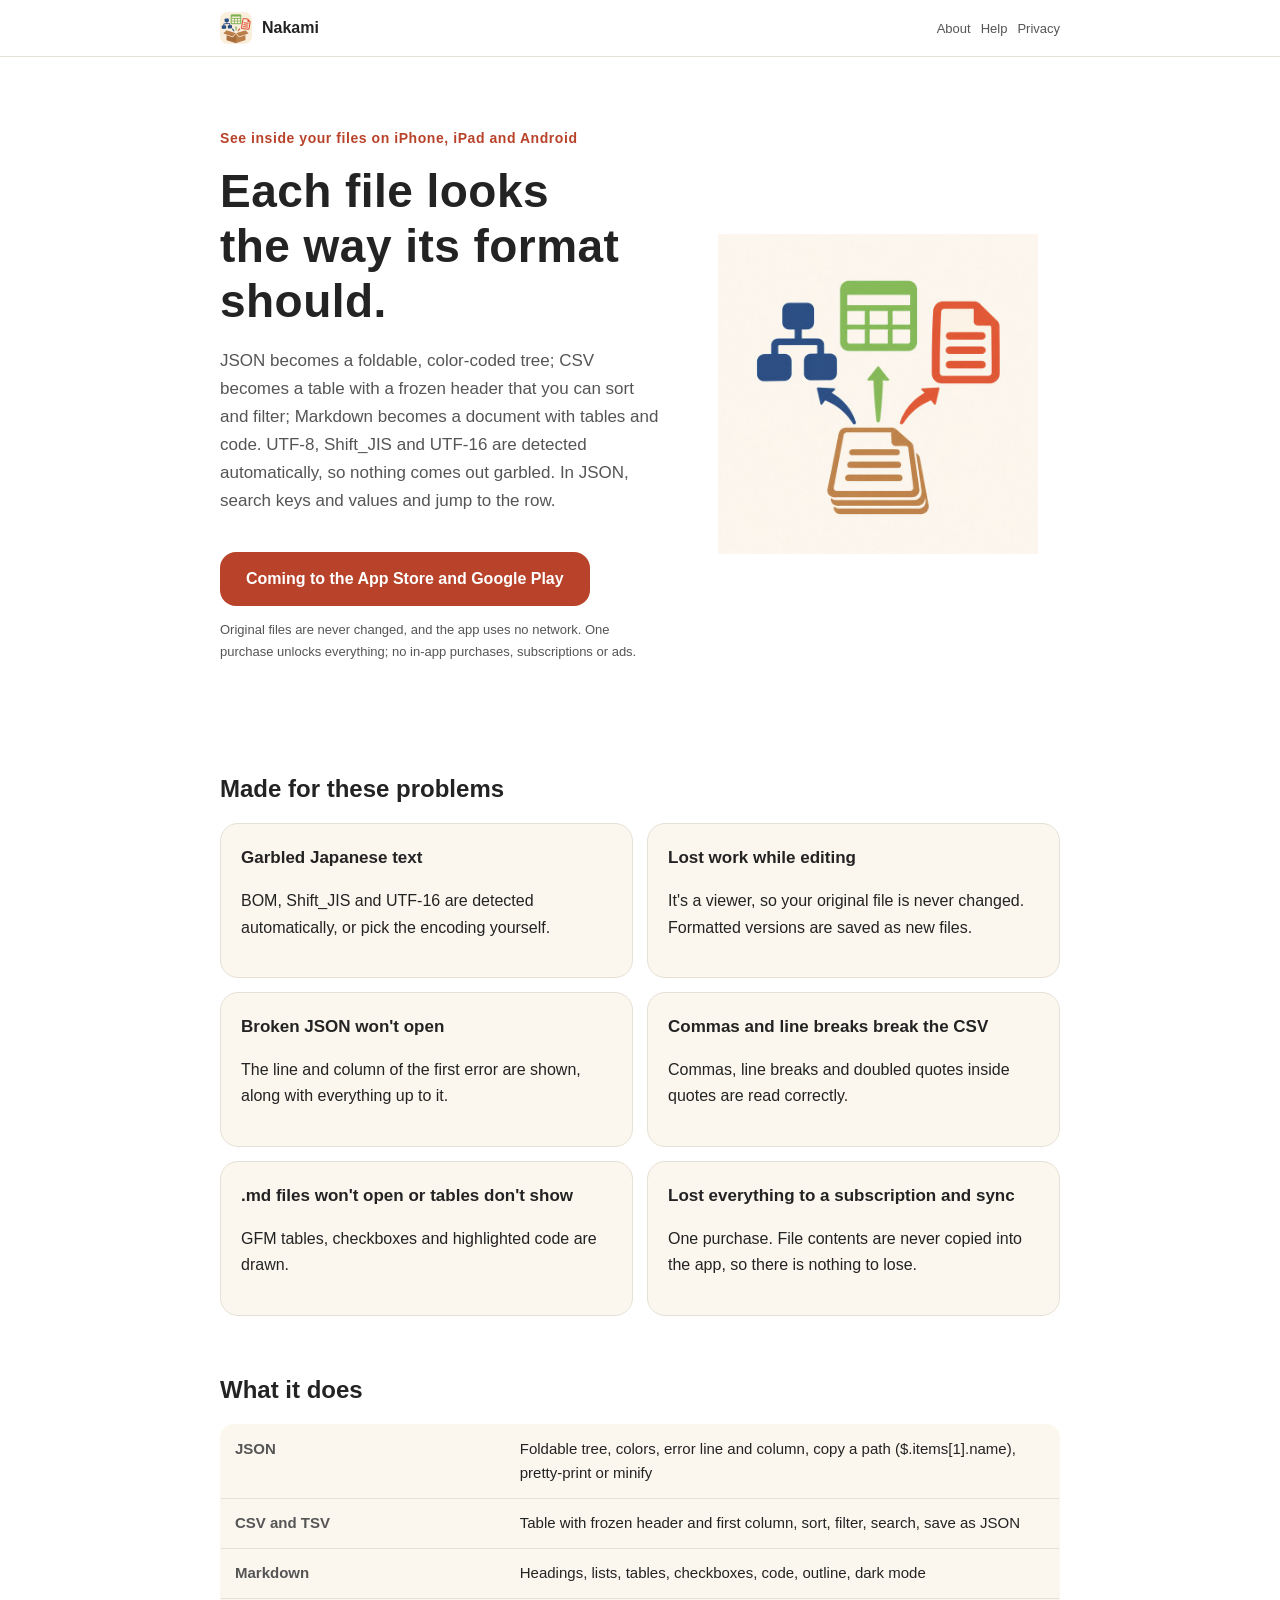
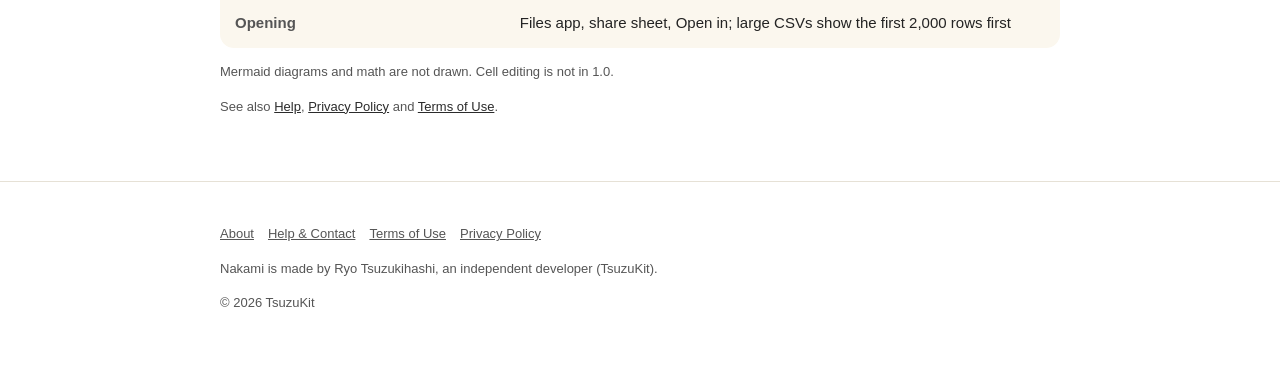
<file: index.html>
<!DOCTYPE html>
<html lang="ja" data-title-ja="なかみ｜JSON・CSV・Markdown ビューア" data-title-en="Nakami | JSON, CSV &amp; Markdown viewer">
<head>
<meta charset="UTF-8">
<meta name="viewport" content="width=device-width, initial-scale=1">
<script>(function(){var l=navigator.languages&&navigator.languages.length?navigator.languages:[navigator.language||"ja"],p="en";for(var i=0;i<l.length;i++){var c=String(l[i]).toLowerCase();if(c.indexOf("ja")===0){p="ja";break}if(c.indexOf("en")===0){p="en";break}}var d=document.documentElement;d.lang=p;var t=d.getAttribute("data-title-"+p);if(t){document.title=t}})();</script>
<title>なかみ｜JSON・CSV・Markdown ビューア</title>
<meta name="description" content="JSON は畳める木、CSV は並べ替えと絞り込みのできる表、Markdown は表まで描いた文書に。文字コードを自動で見分けて文字化けしない。買い切り・広告なし。 / JSON as a foldable tree, CSV as a sortable, filterable table, Markdown as a document with tables. Text encodings detected automatically. One purchase, no ads.">
<meta property="og:title" content="なかみ｜JSON・CSV・Markdown ビューア">
<meta property="og:description" content="JSON は畳める木、CSV は並べ替えと絞り込みのできる表、Markdown は表まで描いた文書に。文字コードを自動で見分けて文字化けしない。買い切り・広告なし。">
<meta property="og:type" content="website">
<meta property="og:url" content="https://nakami.tsuzukit.com/">
<meta property="og:image" content="https://nakami.tsuzukit.com/assets/og.jpg">
<link rel="icon" href="assets/icon.png">
<link rel="apple-touch-icon" href="assets/icon.png">
<link rel="stylesheet" href="style.css">
</head>
<body>
<div data-l="ja" lang="ja">
<header class="site"><div class="wrap">
<a class="brand" href="./"><img src="assets/icon.png" alt="" width="32" height="32">なかみ</a>
<nav class="site"><a href="./">紹介</a><a href="support.html">使い方</a><a href="privacy.html">プライバシー</a></nav>
</div></header>
<main class="wrap">
<section class="hero">
<div>
<p class="eyebrow">iPhone・iPad・Android のファイルの中身を見る道具</p>
<h1>開いたファイルの形で、<br>見え方が変わる。</h1>
<p class="lead">JSON は畳める木と色分けに、CSV は見出しを止めて並べ替えと絞り込みのできる表に、Markdown は表やコードまで描いた文書に。UTF-8・Shift_JIS・UTF-16 を自動で見分けるので、文字化けしません。JSON は鍵と値から探して、その行まで開けます。</p>
<a class="cta" href="#store" id="store">App Store・Google Play で配信予定</a>
<p class="note">元のファイルは書きかえません。通信もしません。買い切りで全部の機能が使え、アプリ内課金・サブスクリプション・広告はありません。</p>
</div>
<img src="assets/hero.jpg" alt="JSON の木と CSV の表と文書が並ぶイラスト" width="360">
</section>

<h2>こんな困りごとのために</h2>
<div class="grid two">
<div class="card"><h3>日本語が文字化けする</h3><p>BOM の有無・Shift_JIS・UTF-16 を自動で見分けます。手で選び直すこともできます。</p></div>
<div class="card"><h3>編集中に消えた</h3><p>読むための道具なので、元のファイルを書きかえません。整えた形は別のファイルとして保存します。</p></div>
<div class="card"><h3>壊れた JSON が開けない</h3><p>最初におかしい文字の行と列を出し、そこまでを見せます。</p></div>
<div class="card"><h3>CSV の中のカンマや改行で崩れる</h3><p>引用符の中のカンマ・改行・二重の引用符を正しく読みます。</p></div>
<div class="card"><h3>.md が開けない・表が出ない</h3><p>GFM の表・チェックボックス・コードの色分けまで描きます。</p></div>
<div class="card"><h3>サブスクと同期で全部消えた</h3><p>買い切り。ファイルの中身を写して持たないので、消えるものがありません。</p></div>
</div>

<h2>できること</h2>
<table>
<tr><th>JSON</th><td>畳める木・色分け・誤りの行と列・場所のコピー（$.items[1].name）・整える／縮める</td></tr>
<tr><th>CSV・TSV</th><td>見出しと左の列を止めた表・並べ替え・絞り込み・検索・JSON に変えて保存</td></tr>
<tr><th>Markdown</th><td>見出し・リスト・表・チェックボックス・コード・見出しの一覧・ダークモード</td></tr>
<tr><th>開き方</th><td>ファイル App・共有・このアプリで開く・大きい CSV は頭の 2,000 行から先に</td></tr>
</table>
<p class="note">Mermaid の図と数式は描きません。1.0 ではセルの編集はしません。</p>
<p class="note"><a href="support.html">使い方</a>・<a href="privacy.html">プライバシーポリシー</a>・<a href="terms.html">利用規約</a>もご覧ください。</p>
</main>
<footer class="site"><div class="wrap">
<p><a href="./">紹介</a><a href="support.html">使い方とお問い合わせ</a><a href="terms.html">利用規約</a><a href="privacy.html">プライバシーポリシー</a></p>
<p>なかみは、個人開発者の續橋涼（TsuzuKit）が作っているアプリです。</p>
<p>© 2026 TsuzuKit</p>
</div></footer>
</div>
<div data-l="en" lang="en">
<header class="site"><div class="wrap">
<a class="brand" href="./"><img src="assets/icon.png" alt="" width="32" height="32">Nakami</a>
<nav class="site"><a href="./">About</a><a href="support.html">Help</a><a href="privacy.html">Privacy</a></nav>
</div></header>
<main class="wrap">
<section class="hero">
<div>
<p class="eyebrow">See inside your files on iPhone, iPad and Android</p>
<h1>Each file looks<br>the way its format should.</h1>
<p class="lead">JSON becomes a foldable, color-coded tree; CSV becomes a table with a frozen header that you can sort and filter; Markdown becomes a document with tables and code. UTF-8, Shift_JIS and UTF-16 are detected automatically, so nothing comes out garbled. In JSON, search keys and values and jump to the row.</p>
<a class="cta" href="#store" id="store">Coming to the App Store and Google Play</a>
<p class="note">Original files are never changed, and the app uses no network. One purchase unlocks everything; no in-app purchases, subscriptions or ads.</p>
</div>
<img src="assets/hero.jpg" alt="Illustration of a JSON tree, a CSV table and a document side by side" width="360">
</section>

<h2>Made for these problems</h2>
<div class="grid two">
<div class="card"><h3>Garbled Japanese text</h3><p>BOM, Shift_JIS and UTF-16 are detected automatically, or pick the encoding yourself.</p></div>
<div class="card"><h3>Lost work while editing</h3><p>It's a viewer, so your original file is never changed. Formatted versions are saved as new files.</p></div>
<div class="card"><h3>Broken JSON won't open</h3><p>The line and column of the first error are shown, along with everything up to it.</p></div>
<div class="card"><h3>Commas and line breaks break the CSV</h3><p>Commas, line breaks and doubled quotes inside quotes are read correctly.</p></div>
<div class="card"><h3>.md files won't open or tables don't show</h3><p>GFM tables, checkboxes and highlighted code are drawn.</p></div>
<div class="card"><h3>Lost everything to a subscription and sync</h3><p>One purchase. File contents are never copied into the app, so there is nothing to lose.</p></div>
</div>

<h2>What it does</h2>
<table>
<tr><th>JSON</th><td>Foldable tree, colors, error line and column, copy a path ($.items[1].name), pretty-print or minify</td></tr>
<tr><th>CSV and TSV</th><td>Table with frozen header and first column, sort, filter, search, save as JSON</td></tr>
<tr><th>Markdown</th><td>Headings, lists, tables, checkboxes, code, outline, dark mode</td></tr>
<tr><th>Opening</th><td>Files app, share sheet, Open in; large CSVs show the first 2,000 rows first</td></tr>
</table>
<p class="note">Mermaid diagrams and math are not drawn. Cell editing is not in 1.0.</p>
<p class="note">See also <a href="support.html">Help</a>, <a href="privacy.html">Privacy Policy</a> and <a href="terms.html">Terms of Use</a>.</p>
</main>
<footer class="site"><div class="wrap">
<p><a href="./">About</a><a href="support.html">Help & Contact</a><a href="terms.html">Terms of Use</a><a href="privacy.html">Privacy Policy</a></p>
<p>Nakami is made by Ryo Tsuzukihashi, an independent developer (TsuzuKit).</p>
<p>© 2026 TsuzuKit</p>
</div></footer>
</div>
</body>
</html>
</file>
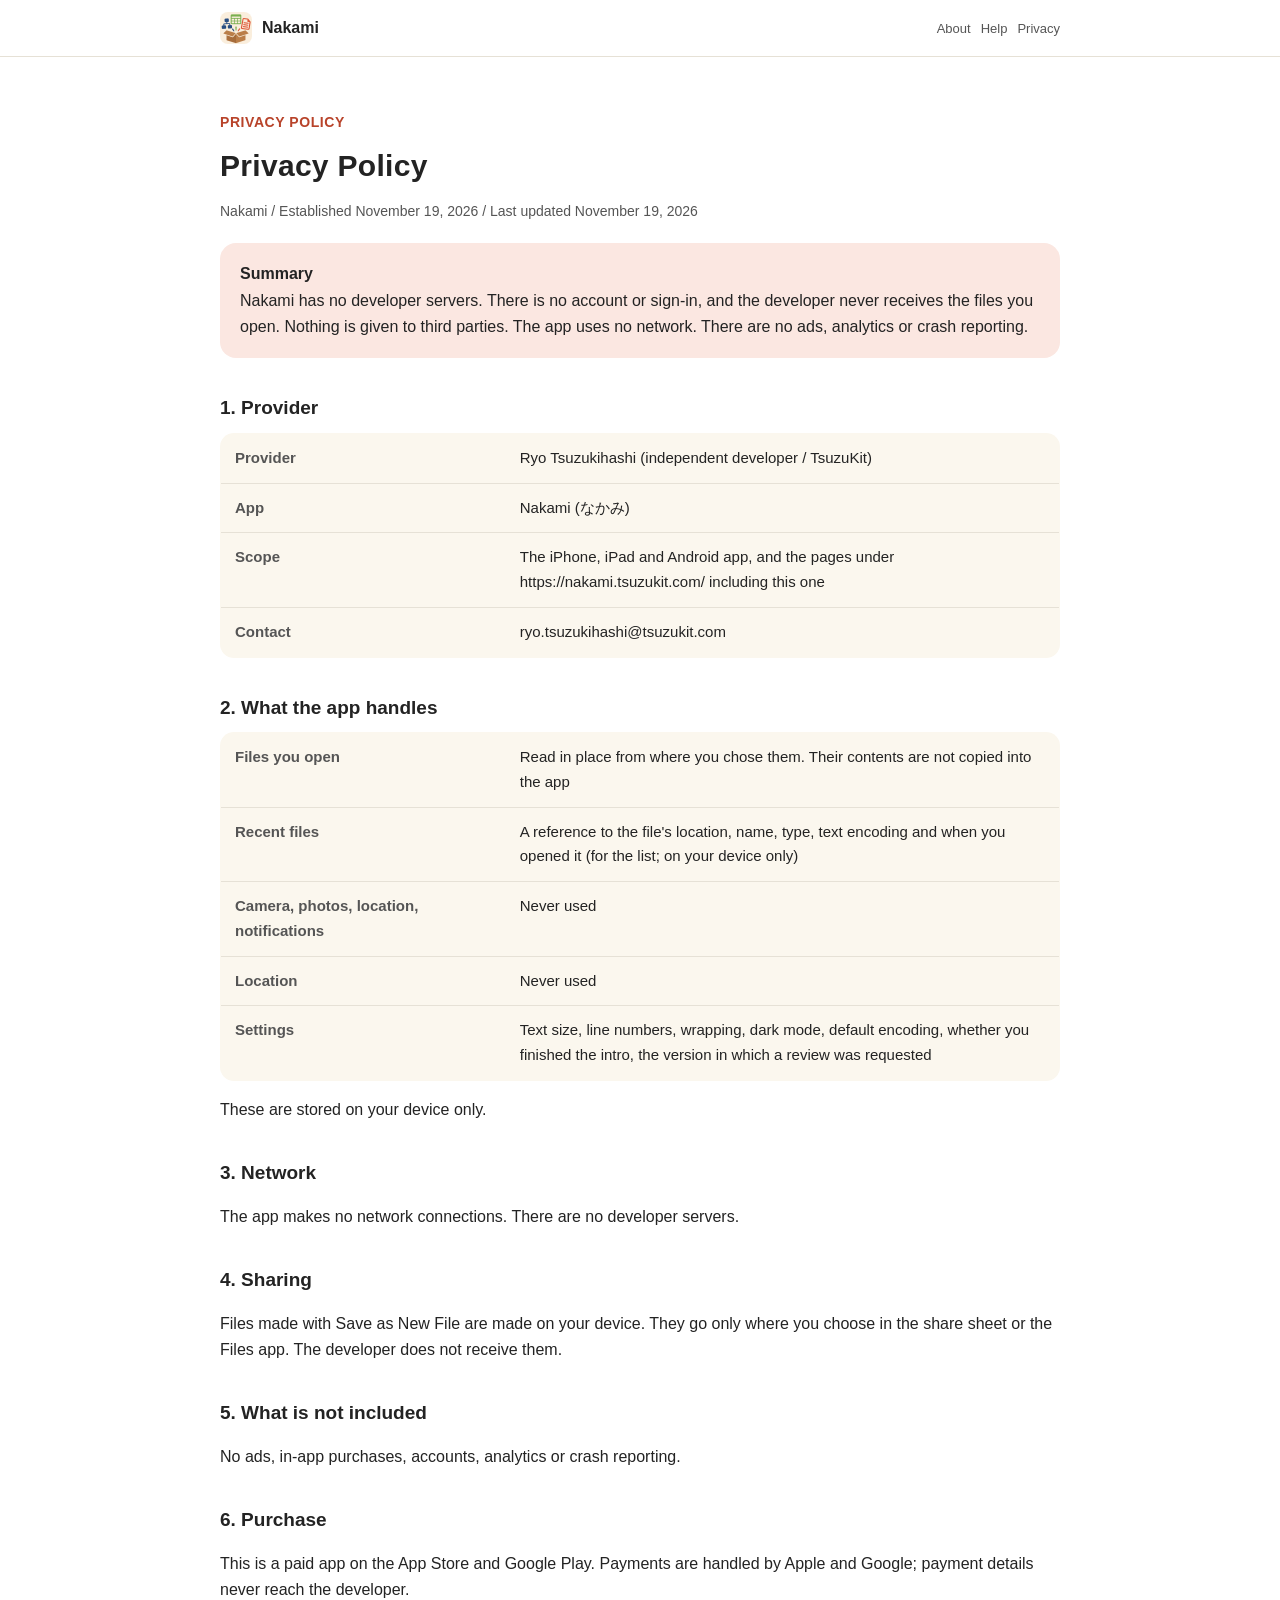
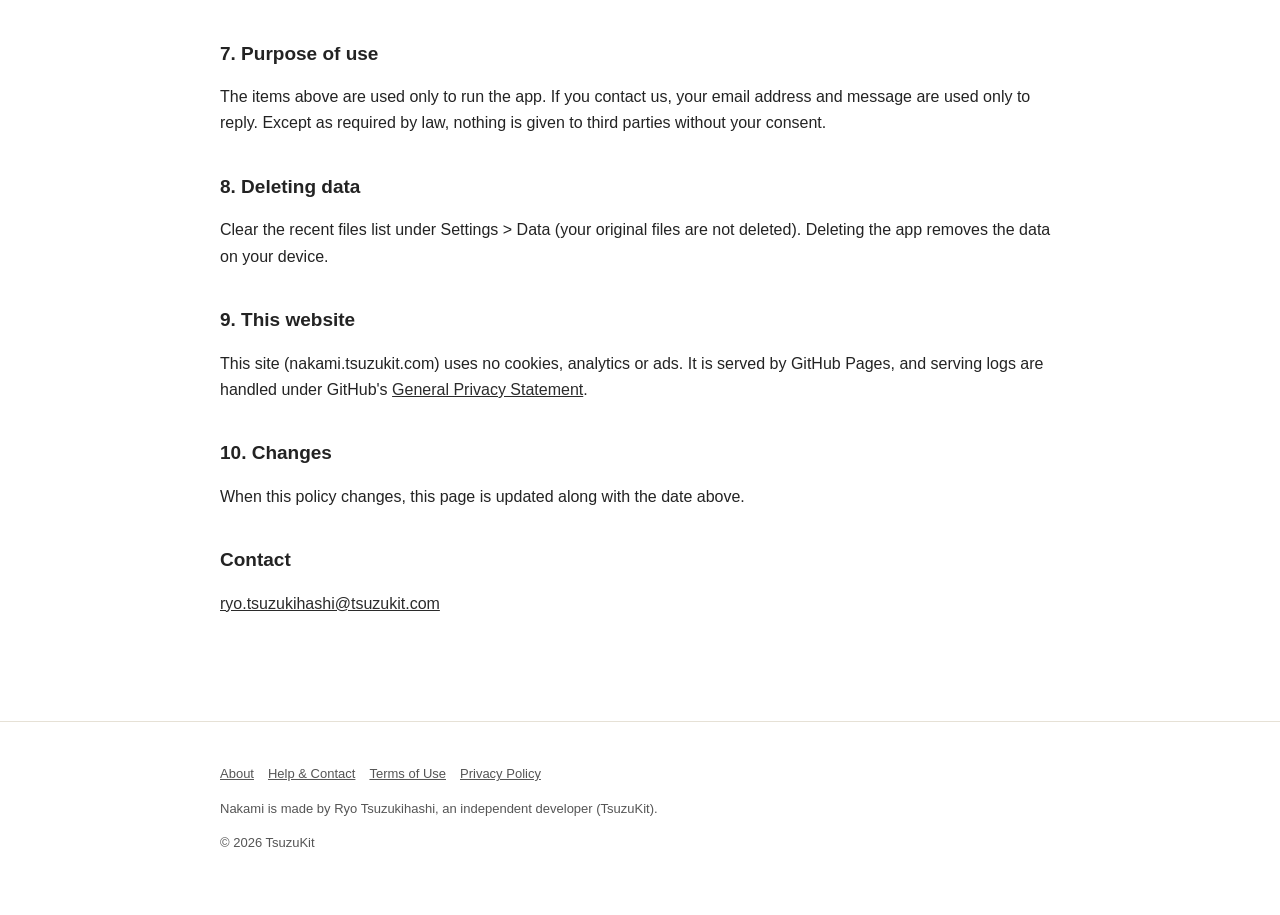
<file: privacy.html>
<!DOCTYPE html>
<html lang="ja" data-title-ja="プライバシーポリシー - なかみ" data-title-en="Privacy Policy - Nakami">
<head>
<meta charset="UTF-8">
<meta name="viewport" content="width=device-width, initial-scale=1">
<script>(function(){var l=navigator.languages&&navigator.languages.length?navigator.languages:[navigator.language||"ja"],p="en";for(var i=0;i<l.length;i++){var c=String(l[i]).toLowerCase();if(c.indexOf("ja")===0){p="ja";break}if(c.indexOf("en")===0){p="en";break}}var d=document.documentElement;d.lang=p;var t=d.getAttribute("data-title-"+p);if(t){document.title=t}})();</script>
<title>プライバシーポリシー - なかみ</title>
<meta name="description" content="なかみのプライバシーポリシー。開発者は個人情報を集めません。開いたファイルの中身はどこにも送りません。 / Privacy Policy for Nakami. The developer collects no personal information. The files you open are never sent anywhere.">
<meta property="og:title" content="プライバシーポリシー - なかみ">
<meta property="og:description" content="なかみのプライバシーポリシー。開発者は個人情報を集めません。開いたファイルの中身はどこにも送りません。">
<meta property="og:type" content="website">
<meta property="og:url" content="https://nakami.tsuzukit.com/privacy.html">
<meta property="og:image" content="https://nakami.tsuzukit.com/assets/og.jpg">
<link rel="icon" href="assets/icon.png">
<link rel="apple-touch-icon" href="assets/icon.png">
<link rel="stylesheet" href="style.css">
</head>
<body>
<div data-l="ja" lang="ja">
<header class="site"><div class="wrap">
<a class="brand" href="./"><img src="assets/icon.png" alt="" width="32" height="32">なかみ</a>
<nav class="site"><a href="./">紹介</a><a href="support.html">使い方</a><a href="privacy.html">プライバシー</a></nav>
</div></header>
<main class="wrap">
<article class="doc">
<p class="eyebrow">PRIVACY POLICY</p>
<h1>プライバシーポリシー</h1>
<p class="meta">なかみ／制定日 2026年11月19日／改定日 2026年11月19日</p>
<div class="summary"><strong>このポリシーの要旨</strong><br>なかみは、開発者のサーバーを持たないアプリです。アカウント登録やログインはなく、開発者があなたの開いたファイルを受け取ることはありません。第三者に渡すこともありません。通信はしません。広告、分析ツール、クラッシュを報告する仕組みは入れていません。</div>
<h2>1. 提供者</h2>
<table>
<tr><th>提供者</th><td>續橋涼（個人開発者 / TsuzuKit）</td></tr>
<tr><th>アプリ名</th><td>なかみ（英語名 Nakami）</td></tr>
<tr><th>対象</th><td>iPhone・iPad・Android 向けアプリと、このページを含む https://nakami.tsuzukit.com/ 配下のページ</td></tr>
<tr><th>連絡先</th><td>ryo.tsuzukihashi@tsuzukit.com</td></tr>
</table>
<h2>2. アプリが扱うもの</h2>
<table>
<tr><th>開いたファイル</th><td>あなたが選んだファイルを、その場所のまま読みます。中身を写してアプリにためることはしません</td></tr>
<tr><th>最近開いたファイル</th><td>ファイルの場所への参照・名前・形・文字コード・開いた日時（一覧を出すため。端末の中だけ）</td></tr>
<tr><th>カメラ・写真・位置・通知</th><td>使いません</td></tr>
<tr><th>位置</th><td>使いません</td></tr>
<tr><th>アプリの設定</th><td>字の大きさ・行番号・折り返し・ダークモード・既定の文字コード・案内を終えたかどうか・レビューのお願いを出した版</td></tr>
</table>
<p>これらは端末の中だけに保存します。</p>
<h2>3. 通信</h2>
<p>通信はしません。開発者のサーバーはありません。</p>
<h2>4. 書き出し</h2>
<p>「別のファイルとして保存」で作るファイルは端末の中で作ります。送り先は、あなたが共有の画面やファイル App で選んだ場所です。開発者には届きません。</p>
<h2>5. 入れていないもの</h2>
<p>広告・アプリ内課金・アカウント登録・分析ツール・クラッシュの報告は入れていません。</p>
<h2>6. 購入</h2>
<p>本アプリは App Store と Google Play の有料アプリです。お支払いは Apple・Google が処理し、支払いの情報は開発者には届きません。</p>
<h2>7. 情報を使う目的</h2>
<p>上のものは、アプリを動かすためだけに使います。お問い合わせをいただいたときは、メールアドレスと内容をお返事のためだけに使います。法令にもとづく場合を除き、本人の同意なく第三者に渡すことはありません。</p>
<h2>8. 消したいとき</h2>
<p>最近開いたファイルの一覧は、設定の「データ」から消せます（元のファイルは消えません）。アプリを消すと、端末の中のデータは消えます。</p>
<h2>9. このウェブサイトについて</h2>
<p>このサイト（nakami.tsuzukit.com）は、Cookie も、アクセスを計測する仕組みも、広告も使っていません。サイトは GitHub Pages で配信しており、配信の記録は GitHub の <a href="https://docs.github.com/ja/site-policy/privacy-policies/github-general-privacy-statement">プライバシーについての声明</a> に沿って扱われます。</p>
<h2>10. 改定</h2>
<p>このポリシーを変えるときは、このページを書きかえ、上の改定日を新しくします。</p>
<h2>お問い合わせ</h2>
<p><a href="mailto:ryo.tsuzukihashi@tsuzukit.com">ryo.tsuzukihashi@tsuzukit.com</a></p>
</article>
</main>
<footer class="site"><div class="wrap">
<p><a href="./">紹介</a><a href="support.html">使い方とお問い合わせ</a><a href="terms.html">利用規約</a><a href="privacy.html">プライバシーポリシー</a></p>
<p>なかみは、個人開発者の續橋涼（TsuzuKit）が作っているアプリです。</p>
<p>© 2026 TsuzuKit</p>
</div></footer>
</div>
<div data-l="en" lang="en">
<header class="site"><div class="wrap">
<a class="brand" href="./"><img src="assets/icon.png" alt="" width="32" height="32">Nakami</a>
<nav class="site"><a href="./">About</a><a href="support.html">Help</a><a href="privacy.html">Privacy</a></nav>
</div></header>
<main class="wrap">
<article class="doc">
<p class="eyebrow">PRIVACY POLICY</p>
<h1>Privacy Policy</h1>
<p class="meta">Nakami / Established November 19, 2026 / Last updated November 19, 2026</p>
<div class="summary"><strong>Summary</strong><br>Nakami has no developer servers. There is no account or sign-in, and the developer never receives the files you open. Nothing is given to third parties. The app uses no network. There are no ads, analytics or crash reporting.</div>
<h2>1. Provider</h2>
<table>
<tr><th>Provider</th><td>Ryo Tsuzukihashi (independent developer / TsuzuKit)</td></tr>
<tr><th>App</th><td>Nakami (なかみ)</td></tr>
<tr><th>Scope</th><td>The iPhone, iPad and Android app, and the pages under https://nakami.tsuzukit.com/ including this one</td></tr>
<tr><th>Contact</th><td>ryo.tsuzukihashi@tsuzukit.com</td></tr>
</table>
<h2>2. What the app handles</h2>
<table>
<tr><th>Files you open</th><td>Read in place from where you chose them. Their contents are not copied into the app</td></tr>
<tr><th>Recent files</th><td>A reference to the file's location, name, type, text encoding and when you opened it (for the list; on your device only)</td></tr>
<tr><th>Camera, photos, location, notifications</th><td>Never used</td></tr>
<tr><th>Location</th><td>Never used</td></tr>
<tr><th>Settings</th><td>Text size, line numbers, wrapping, dark mode, default encoding, whether you finished the intro, the version in which a review was requested</td></tr>
</table>
<p>These are stored on your device only.</p>
<h2>3. Network</h2>
<p>The app makes no network connections. There are no developer servers.</p>
<h2>4. Sharing</h2>
<p>Files made with Save as New File are made on your device. They go only where you choose in the share sheet or the Files app. The developer does not receive them.</p>
<h2>5. What is not included</h2>
<p>No ads, in-app purchases, accounts, analytics or crash reporting.</p>
<h2>6. Purchase</h2>
<p>This is a paid app on the App Store and Google Play. Payments are handled by Apple and Google; payment details never reach the developer.</p>
<h2>7. Purpose of use</h2>
<p>The items above are used only to run the app. If you contact us, your email address and message are used only to reply. Except as required by law, nothing is given to third parties without your consent.</p>
<h2>8. Deleting data</h2>
<p>Clear the recent files list under Settings > Data (your original files are not deleted). Deleting the app removes the data on your device.</p>
<h2>9. This website</h2>
<p>This site (nakami.tsuzukit.com) uses no cookies, analytics or ads. It is served by GitHub Pages, and serving logs are handled under GitHub's <a href="https://docs.github.com/en/site-policy/privacy-policies/github-general-privacy-statement">General Privacy Statement</a>.</p>
<h2>10. Changes</h2>
<p>When this policy changes, this page is updated along with the date above.</p>
<h2>Contact</h2>
<p><a href="mailto:ryo.tsuzukihashi@tsuzukit.com">ryo.tsuzukihashi@tsuzukit.com</a></p>
</article>
</main>
<footer class="site"><div class="wrap">
<p><a href="./">About</a><a href="support.html">Help & Contact</a><a href="terms.html">Terms of Use</a><a href="privacy.html">Privacy Policy</a></p>
<p>Nakami is made by Ryo Tsuzukihashi, an independent developer (TsuzuKit).</p>
<p>© 2026 TsuzuKit</p>
</div></footer>
</div>
</body>
</html>
</file>
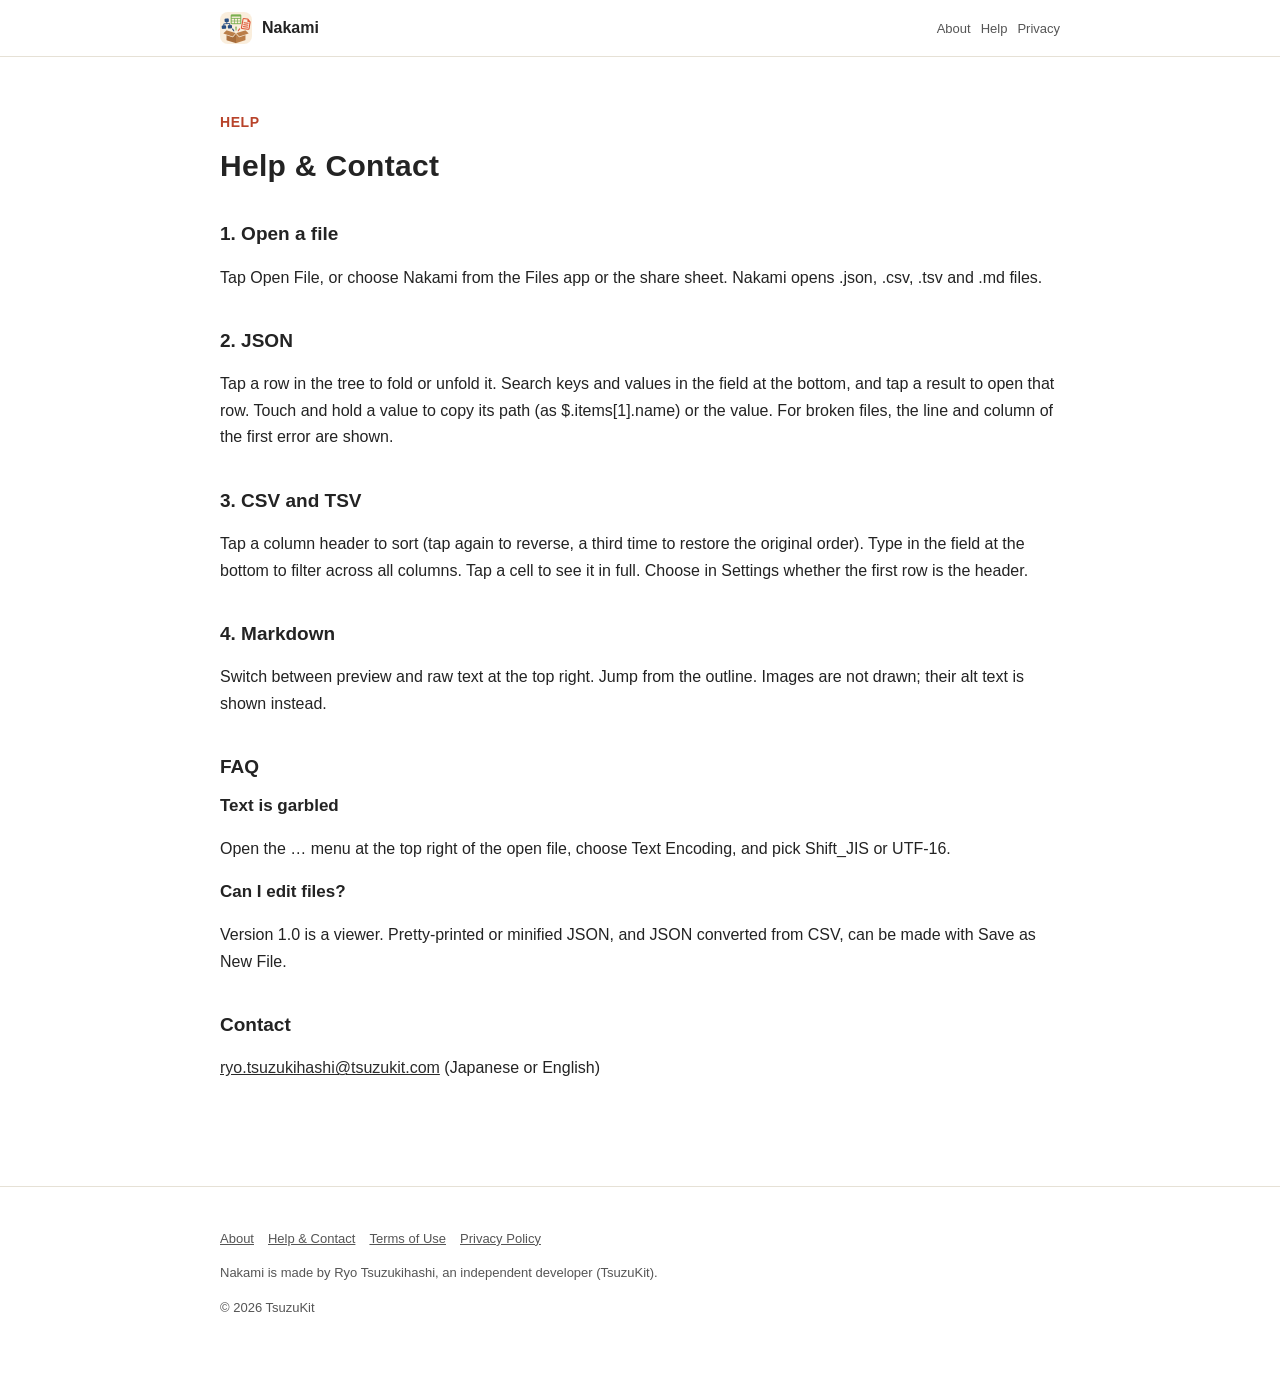
<file: support.html>
<!DOCTYPE html>
<html lang="ja" data-title-ja="使い方とお問い合わせ - なかみ" data-title-en="Help &amp; Contact - Nakami">
<head>
<meta charset="UTF-8">
<meta name="viewport" content="width=device-width, initial-scale=1">
<script>(function(){var l=navigator.languages&&navigator.languages.length?navigator.languages:[navigator.language||"ja"],p="en";for(var i=0;i<l.length;i++){var c=String(l[i]).toLowerCase();if(c.indexOf("ja")===0){p="ja";break}if(c.indexOf("en")===0){p="en";break}}var d=document.documentElement;d.lang=p;var t=d.getAttribute("data-title-"+p);if(t){document.title=t}})();</script>
<title>使い方とお問い合わせ - なかみ</title>
<meta name="description" content="なかみの使い方（ファイルの開き方・JSON・CSV・Markdown・文字コード）とよくあるご質問、お問い合わせ。 / How to use Nakami (opening files, JSON, CSV, Markdown, text encodings), FAQ and contact.">
<meta property="og:title" content="使い方とお問い合わせ - なかみ">
<meta property="og:description" content="なかみの使い方（ファイルの開き方・JSON・CSV・Markdown・文字コード）とよくあるご質問、お問い合わせ。">
<meta property="og:type" content="website">
<meta property="og:url" content="https://nakami.tsuzukit.com/support.html">
<meta property="og:image" content="https://nakami.tsuzukit.com/assets/og.jpg">
<link rel="icon" href="assets/icon.png">
<link rel="apple-touch-icon" href="assets/icon.png">
<link rel="stylesheet" href="style.css">
</head>
<body>
<div data-l="ja" lang="ja">
<header class="site"><div class="wrap">
<a class="brand" href="./"><img src="assets/icon.png" alt="" width="32" height="32">なかみ</a>
<nav class="site"><a href="./">紹介</a><a href="support.html">使い方</a><a href="privacy.html">プライバシー</a></nav>
</div></header>
<main class="wrap">
<article class="doc">
<p class="eyebrow">HELP</p>
<h1>使い方とお問い合わせ</h1>
<h2>1. ファイルを開く</h2>
<p>［ファイルを開く］で選ぶか、ファイル App や共有から「なかみ」を選びます。開けるのは .json・.csv・.tsv・.md です。</p>
<h2>2. JSON</h2>
<p>木の行を押すと畳んだり開いたりします。下の欄で鍵と値から探し、結果を押すとその行まで開きます。値を長押しすると、その場所（$.items[1].name の形）や値をコピーできます。壊れているときは、最初におかしい文字の行と列が出ます。</p>
<h2>3. CSV・TSV</h2>
<p>列の見出しを押すと並べ替え（もう一度押すと逆の順・3回目で元の順）。下の欄に字を入れると、全部の列から絞り込みます。セルを押すと全文が見られます。1行目を見出しにするかは設定で選べます。</p>
<h2>4. Markdown</h2>
<p>右上で下見と元の字を切りかえます。見出しの一覧から飛べます。画像は描かず、代わりの字を出します。</p>
<h2>よくあるご質問</h2>
<h3>文字化けします</h3>
<p>開いたファイルの右上の［…］の「文字コード」から、Shift_JIS や UTF-16 を選び直してください。</p>
<h3>ファイルを直せますか</h3>
<p>1.0 は読むための道具です。JSON の整え・縮め、CSV から JSON への変換は「別のファイルとして保存」で作れます。</p>
<h2>お問い合わせ</h2>
<p><a href="mailto:ryo.tsuzukihashi@tsuzukit.com">ryo.tsuzukihashi@tsuzukit.com</a>（日本語・英語）</p>
</article>
</main>
<footer class="site"><div class="wrap">
<p><a href="./">紹介</a><a href="support.html">使い方とお問い合わせ</a><a href="terms.html">利用規約</a><a href="privacy.html">プライバシーポリシー</a></p>
<p>なかみは、個人開発者の續橋涼（TsuzuKit）が作っているアプリです。</p>
<p>© 2026 TsuzuKit</p>
</div></footer>
</div>
<div data-l="en" lang="en">
<header class="site"><div class="wrap">
<a class="brand" href="./"><img src="assets/icon.png" alt="" width="32" height="32">Nakami</a>
<nav class="site"><a href="./">About</a><a href="support.html">Help</a><a href="privacy.html">Privacy</a></nav>
</div></header>
<main class="wrap">
<article class="doc">
<p class="eyebrow">HELP</p>
<h1>Help &amp; Contact</h1>
<h2>1. Open a file</h2>
<p>Tap Open File, or choose Nakami from the Files app or the share sheet. Nakami opens .json, .csv, .tsv and .md files.</p>
<h2>2. JSON</h2>
<p>Tap a row in the tree to fold or unfold it. Search keys and values in the field at the bottom, and tap a result to open that row. Touch and hold a value to copy its path (as $.items[1].name) or the value. For broken files, the line and column of the first error are shown.</p>
<h2>3. CSV and TSV</h2>
<p>Tap a column header to sort (tap again to reverse, a third time to restore the original order). Type in the field at the bottom to filter across all columns. Tap a cell to see it in full. Choose in Settings whether the first row is the header.</p>
<h2>4. Markdown</h2>
<p>Switch between preview and raw text at the top right. Jump from the outline. Images are not drawn; their alt text is shown instead.</p>
<h2>FAQ</h2>
<h3>Text is garbled</h3>
<p>Open the … menu at the top right of the open file, choose Text Encoding, and pick Shift_JIS or UTF-16.</p>
<h3>Can I edit files?</h3>
<p>Version 1.0 is a viewer. Pretty-printed or minified JSON, and JSON converted from CSV, can be made with Save as New File.</p>
<h2>Contact</h2>
<p><a href="mailto:ryo.tsuzukihashi@tsuzukit.com">ryo.tsuzukihashi@tsuzukit.com</a> (Japanese or English)</p>
</article>
</main>
<footer class="site"><div class="wrap">
<p><a href="./">About</a><a href="support.html">Help & Contact</a><a href="terms.html">Terms of Use</a><a href="privacy.html">Privacy Policy</a></p>
<p>Nakami is made by Ryo Tsuzukihashi, an independent developer (TsuzuKit).</p>
<p>© 2026 TsuzuKit</p>
</div></footer>
</div>
</body>
</html>
</file>
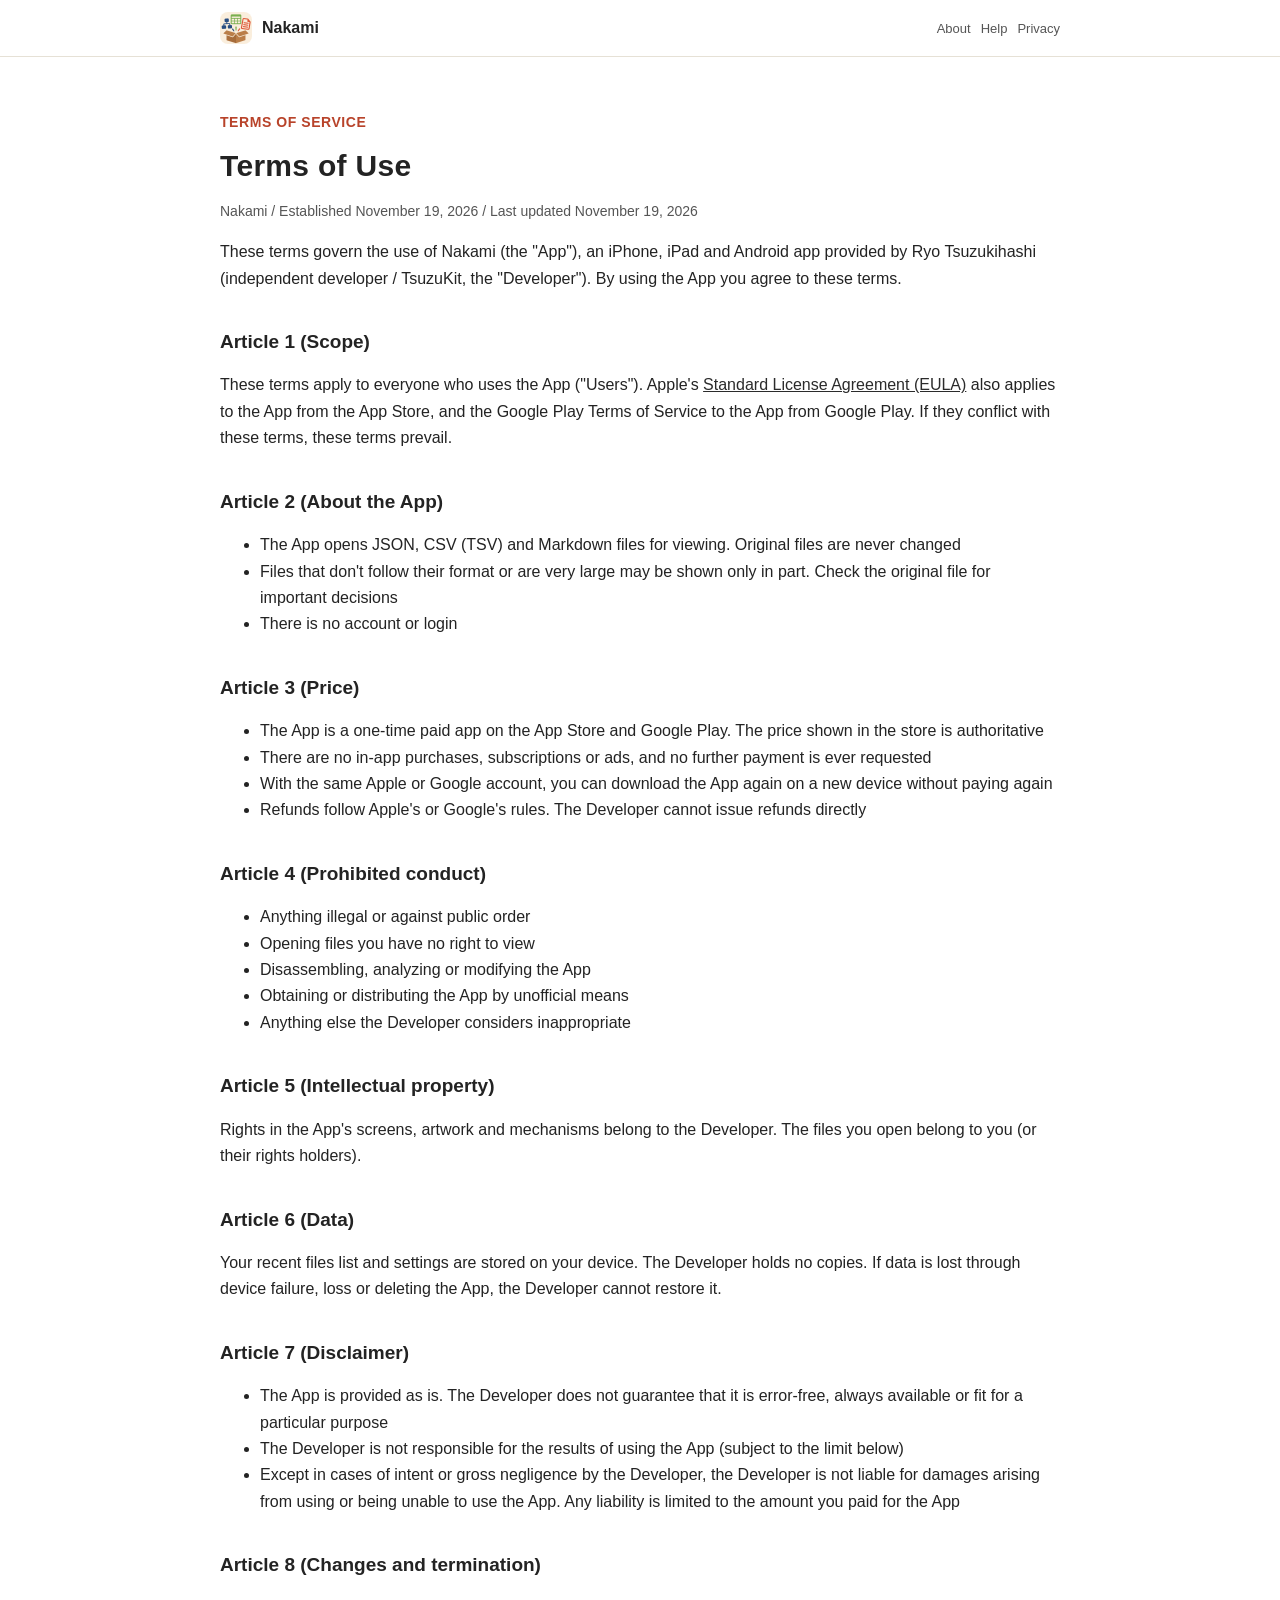
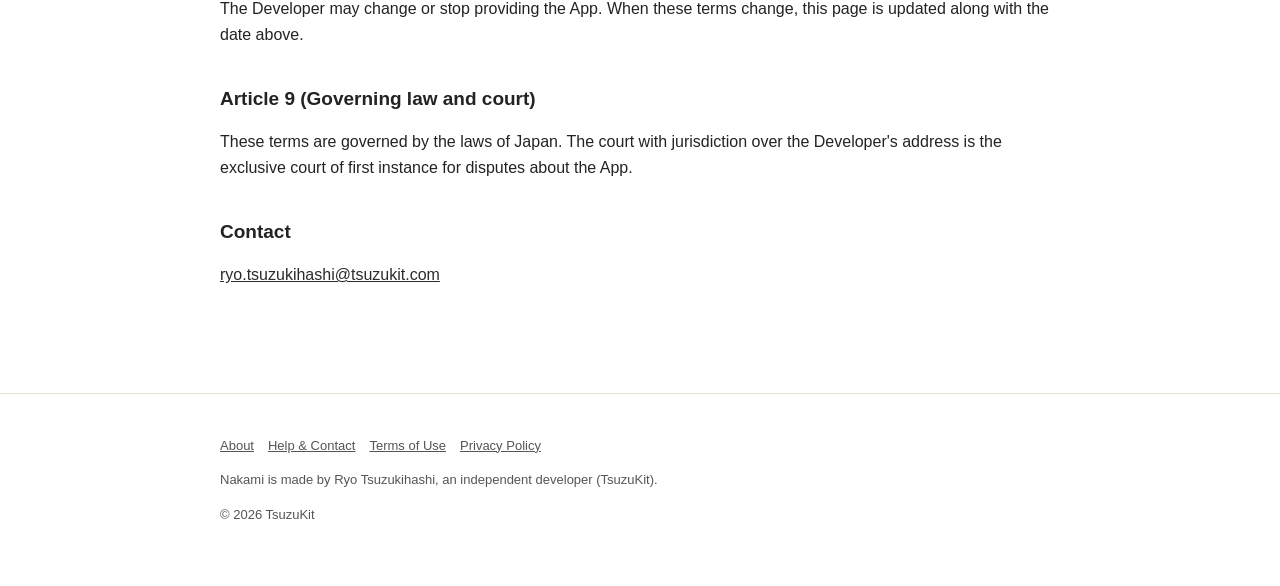
<file: terms.html>
<!DOCTYPE html>
<html lang="ja" data-title-ja="利用規約 - なかみ" data-title-en="Terms of Use - Nakami">
<head>
<meta charset="UTF-8">
<meta name="viewport" content="width=device-width, initial-scale=1">
<script>(function(){var l=navigator.languages&&navigator.languages.length?navigator.languages:[navigator.language||"ja"],p="en";for(var i=0;i<l.length;i++){var c=String(l[i]).toLowerCase();if(c.indexOf("ja")===0){p="ja";break}if(c.indexOf("en")===0){p="en";break}}var d=document.documentElement;d.lang=p;var t=d.getAttribute("data-title-"+p);if(t){document.title=t}})();</script>
<title>利用規約 - なかみ</title>
<meta name="description" content="なかみの利用規約。 / Terms of Use for Nakami.">
<meta property="og:title" content="利用規約 - なかみ">
<meta property="og:description" content="なかみの利用規約。">
<meta property="og:type" content="website">
<meta property="og:url" content="https://nakami.tsuzukit.com/terms.html">
<meta property="og:image" content="https://nakami.tsuzukit.com/assets/og.jpg">
<link rel="icon" href="assets/icon.png">
<link rel="apple-touch-icon" href="assets/icon.png">
<link rel="stylesheet" href="style.css">
</head>
<body>
<div data-l="ja" lang="ja">
<header class="site"><div class="wrap">
<a class="brand" href="./"><img src="assets/icon.png" alt="" width="32" height="32">なかみ</a>
<nav class="site"><a href="./">紹介</a><a href="support.html">使い方</a><a href="privacy.html">プライバシー</a></nav>
</div></header>
<main class="wrap">
<article class="doc">
<p class="eyebrow">TERMS OF SERVICE</p>
<h1>利用規約</h1>
<p class="meta">なかみ／制定日 2026年11月19日／改定日 2026年11月19日</p>
<p>この規約は、續橋涼（個人開発者 / TsuzuKit。以下「開発者」）が提供する iPhone・iPad・Android アプリ「なかみ」（以下「本アプリ」）を使うときの決まりです。本アプリを使った時点で、この規約に同意したものとします。</p>
<h2>第1条（適用）</h2>
<p>この規約は、本アプリを使うすべての方（以下「利用者」）に適用されます。App Store から入れた本アプリには、Apple が定める<a href="https://www.apple.com/legal/internet-services/itunes/dev/stdeula/">標準のライセンス契約（EULA）</a>も、Google Play から入れた本アプリには Google Play の利用規約も、あわせて適用されます。この規約とそれらが食い違うときは、この規約を優先します。</p>
<h2>第2条（本アプリについて）</h2>
<ul>
<li>本アプリは、JSON・CSV（TSV）・Markdown のファイルを開いて見るための道具です。元のファイルは書きかえません</li>
<li>ファイルの形が決まりから外れているときや、とても大きいときは、一部しか見せられないことがあります。大事な判断は元のファイルで確かめてください</li>
<li>アカウント登録やログインはありません</li>
</ul>
<h2>第3条（料金）</h2>
<ul>
<li>本アプリは、App Store・Google Play で購入する買い切りの有料アプリです。価格はストアに表示されるものが正です</li>
<li>アプリ内課金、サブスクリプション、広告はありません。購入したあとに追加の支払いを求めることはありません</li>
<li>同じ Apple アカウント・Google アカウントであれば、機種変更やアプリの入れ直しのときに、もう一度お支払いいただかずにダウンロードできます</li>
<li>返金は Apple・Google の規定に従います。開発者が直接返金することはできません</li>
</ul>
<h2>第4条（禁止事項）</h2>
<p>本アプリを使うとき、次のことをしてはいけません。</p>
<ul>
<li>法令や公序良俗に反すること</li>
<li>見る権利の無いファイルを開くこと</li>
<li>本アプリを分解・解析・改変すること</li>
<li>本アプリを正規の方法以外で入手したり、配ったりすること</li>
<li>そのほか、開発者が不適切と判断すること</li>
</ul>
<h2>第5条（知的財産）</h2>
<p>本アプリの画面・絵・仕組みについての権利は、開発者にあります。利用者が開いたファイルは、利用者（またはその権利を持つ人）のものです。</p>
<h2>第6条（データ）</h2>
<p>最近開いたファイルの一覧と設定は、利用者の端末に保存されます。開発者はそれを持っていません。端末の故障や紛失、アプリの削除などで消えても、開発者は元に戻すことができません。</p>
<h2>第7条（免責事項）</h2>
<ul>
<li>本アプリは、そのままの状態で提供します。開発者は、本アプリに誤りがないこと、いつでも使えること、特定の目的に合うことを保証しません</li>
<li>本アプリを使った結果について、開発者は責任を負いません（下の項の上限のとおり）</li>
<li>本アプリを使ったこと、または使えなかったことで利用者や周りの人に損害が生じても、開発者に故意または重大な過失がある場合を除き、開発者は責任を負いません。責任を負う場合も、利用者が本アプリに支払った金額を上限とします</li>
</ul>
<h2>第8条（変更と終了）</h2>
<p>開発者は、本アプリの内容を変えること、提供を終えることがあります。この規約を変えるときは、このページを書きかえ、上の改定日を新しくします。</p>
<h2>第9条（準拠法と裁判所）</h2>
<p>この規約は日本法に従います。本アプリについての争いは、開発者の住所地を管轄する裁判所を、第一審の専属的な合意管轄裁判所とします。</p>
<h2>お問い合わせ</h2>
<p><a href="mailto:ryo.tsuzukihashi@tsuzukit.com">ryo.tsuzukihashi@tsuzukit.com</a></p>
</article>
</main>
<footer class="site"><div class="wrap">
<p><a href="./">紹介</a><a href="support.html">使い方とお問い合わせ</a><a href="terms.html">利用規約</a><a href="privacy.html">プライバシーポリシー</a></p>
<p>なかみは、個人開発者の續橋涼（TsuzuKit）が作っているアプリです。</p>
<p>© 2026 TsuzuKit</p>
</div></footer>
</div>
<div data-l="en" lang="en">
<header class="site"><div class="wrap">
<a class="brand" href="./"><img src="assets/icon.png" alt="" width="32" height="32">Nakami</a>
<nav class="site"><a href="./">About</a><a href="support.html">Help</a><a href="privacy.html">Privacy</a></nav>
</div></header>
<main class="wrap">
<article class="doc">
<p class="eyebrow">TERMS OF SERVICE</p>
<h1>Terms of Use</h1>
<p class="meta">Nakami / Established November 19, 2026 / Last updated November 19, 2026</p>
<p>These terms govern the use of Nakami (the "App"), an iPhone, iPad and Android app provided by Ryo Tsuzukihashi (independent developer / TsuzuKit, the "Developer"). By using the App you agree to these terms.</p>
<h2>Article 1 (Scope)</h2>
<p>These terms apply to everyone who uses the App ("Users"). Apple's <a href="https://www.apple.com/legal/internet-services/itunes/dev/stdeula/">Standard License Agreement (EULA)</a> also applies to the App from the App Store, and the Google Play Terms of Service to the App from Google Play. If they conflict with these terms, these terms prevail.</p>
<h2>Article 2 (About the App)</h2>
<ul>
<li>The App opens JSON, CSV (TSV) and Markdown files for viewing. Original files are never changed</li>
<li>Files that don't follow their format or are very large may be shown only in part. Check the original file for important decisions</li>
<li>There is no account or login</li>
</ul>
<h2>Article 3 (Price)</h2>
<ul>
<li>The App is a one-time paid app on the App Store and Google Play. The price shown in the store is authoritative</li>
<li>There are no in-app purchases, subscriptions or ads, and no further payment is ever requested</li>
<li>With the same Apple or Google account, you can download the App again on a new device without paying again</li>
<li>Refunds follow Apple's or Google's rules. The Developer cannot issue refunds directly</li>
</ul>
<h2>Article 4 (Prohibited conduct)</h2>
<ul>
<li>Anything illegal or against public order</li>
<li>Opening files you have no right to view</li>
<li>Disassembling, analyzing or modifying the App</li>
<li>Obtaining or distributing the App by unofficial means</li>
<li>Anything else the Developer considers inappropriate</li>
</ul>
<h2>Article 5 (Intellectual property)</h2>
<p>Rights in the App's screens, artwork and mechanisms belong to the Developer. The files you open belong to you (or their rights holders).</p>
<h2>Article 6 (Data)</h2>
<p>Your recent files list and settings are stored on your device. The Developer holds no copies. If data is lost through device failure, loss or deleting the App, the Developer cannot restore it.</p>
<h2>Article 7 (Disclaimer)</h2>
<ul>
<li>The App is provided as is. The Developer does not guarantee that it is error-free, always available or fit for a particular purpose</li>
<li>The Developer is not responsible for the results of using the App (subject to the limit below)</li>
<li>Except in cases of intent or gross negligence by the Developer, the Developer is not liable for damages arising from using or being unable to use the App. Any liability is limited to the amount you paid for the App</li>
</ul>
<h2>Article 8 (Changes and termination)</h2>
<p>The Developer may change or stop providing the App. When these terms change, this page is updated along with the date above.</p>
<h2>Article 9 (Governing law and court)</h2>
<p>These terms are governed by the laws of Japan. The court with jurisdiction over the Developer's address is the exclusive court of first instance for disputes about the App.</p>
<h2>Contact</h2>
<p><a href="mailto:ryo.tsuzukihashi@tsuzukit.com">ryo.tsuzukihashi@tsuzukit.com</a></p>
</article>
</main>
<footer class="site"><div class="wrap">
<p><a href="./">About</a><a href="support.html">Help & Contact</a><a href="terms.html">Terms of Use</a><a href="privacy.html">Privacy Policy</a></p>
<p>Nakami is made by Ryo Tsuzukihashi, an independent developer (TsuzuKit).</p>
<p>© 2026 TsuzuKit</p>
</div></footer>
</div>
</body>
</html>
</file>
<file: style.css>
/* なかみ — 白い地・墨の文字・朱の差し色（白の上で 4.5:1 以上） */
:root {
  --paper: #ffffff; --card: #fbf7ee; --ink: #232323; --sub: #555555; --line: #e6e1d6;
  --vermilion: #b8432a; --vermilion-soft: #fbe7e1; --navy: #2b2b2b; --correct: #3f7a33;
}
@media (prefers-color-scheme: dark) {
  :root { --paper: #121418; --card: #1b1e24; --ink: #eef0f4; --sub: #b4b9c4; --line: #2a2f38;
    --vermilion: #ffd45c; --vermilion-soft: #2a2618; --navy: #ffd45c; --correct: #9fd08c; }
}
* { box-sizing: border-box; }
html { -webkit-text-size-adjust: 100%; }
body { margin: 0; background: var(--paper); color: var(--ink); line-height: 1.8;
  font-family: -apple-system, BlinkMacSystemFont, "Hiragino Sans", "Hiragino Kaku Gothic ProN", "Noto Sans JP", sans-serif; }
a { color: var(--navy); }
.wrap { max-width: 880px; margin: 0 auto; padding: 0 20px; }
header.site { border-bottom: 1px solid var(--line); background: var(--paper); position: sticky; top: 0; z-index: 5; }
header.site .wrap { display: flex; align-items: center; gap: 16px; min-height: 56px; }
.brand { display: flex; align-items: center; gap: 10px; font-weight: 800; text-decoration: none; color: var(--ink); margin-right: auto; }
.brand img { width: 32px; height: 32px; border-radius: 8px; }
nav.site a { font-size: 14px; text-decoration: none; color: var(--sub); margin-left: 14px; white-space: nowrap; }
nav.site a:hover { color: var(--ink); }
.hero { padding: 56px 0 40px; display: grid; gap: 32px; align-items: center; }
@media (min-width: 760px) { .hero { grid-template-columns: 1.1fr 0.9fr; } }
.eyebrow { color: var(--vermilion); font-weight: 700; font-size: 14px; letter-spacing: 0.04em; }
h1 { font-size: clamp(30px, 6vw, 46px); line-height: 1.35; margin: 8px 0 16px; letter-spacing: 0.01em; }
h2 { font-size: 24px; margin: 56px 0 16px; line-height: 1.5; }
h3 { font-size: 17px; margin: 0 0 6px; }
.lead { font-size: 17px; color: var(--sub); }
.cta { display: inline-block; margin-top: 20px; background: var(--vermilion); color: #ffffff; font-weight: 700; text-decoration: none;
  padding: 14px 26px; border-radius: 16px; }
.note { font-size: 13px; color: var(--sub); }
.hero img { width: 100%; max-width: 320px; height: auto; justify-self: center; }
.grid { display: grid; gap: 14px; }
@media (min-width: 700px) { .grid.two { grid-template-columns: 1fr 1fr; } .grid.three { grid-template-columns: repeat(3, 1fr); } }
.card { background: var(--card); border: 1px solid var(--line); border-radius: 18px; padding: 20px; }
.card.em { background: var(--vermilion-soft); border-color: transparent; }
.steps { counter-reset: step; }
.steps .card { position: relative; padding-left: 62px; }
.steps .card::before { counter-increment: step; content: counter(step); position: absolute; left: 18px; top: 18px; width: 32px; height: 32px;
  border-radius: 50%; border: 2.5px solid var(--vermilion); color: var(--vermilion); font-weight: 800; display: grid; place-items: center; }
table { width: 100%; border-collapse: collapse; background: var(--card); border: 1px solid var(--line); border-radius: 14px; overflow: hidden; }
th, td { text-align: left; padding: 12px 14px; border-bottom: 1px solid var(--line); vertical-align: top; font-size: 15px; }
th { width: 34%; color: var(--sub); font-weight: 600; }
tr:last-child th, tr:last-child td { border-bottom: none; }
.doc { padding: 40px 0 24px; }
.doc h1 { font-size: 30px; }
.doc h2 { font-size: 19px; margin: 36px 0 10px; }
.doc .meta { color: var(--sub); font-size: 14px; }
.doc .summary { background: var(--vermilion-soft); border-radius: 16px; padding: 18px 20px; margin: 20px 0; }
details { background: var(--card); border: 1px solid var(--line); border-radius: 14px; padding: 14px 18px; }
details + details { margin-top: 10px; }
summary { font-weight: 700; cursor: pointer; }
footer.site { border-top: 1px solid var(--line); margin-top: 64px; padding: 28px 0 48px; color: var(--sub); font-size: 13px; }
footer.site a { color: var(--sub); margin-right: 14px; }
.qid { font-family: ui-monospace, SFMono-Regular, Menlo, monospace; background: var(--card); border: 1px solid var(--line);
  border-radius: 8px; padding: 2px 8px; }
/* 端末の言語に合うほうだけ見せる（build.py が両方を1ページに入れる） */
html[lang="ja"] [data-l="en"], html[lang="en"] [data-l="ja"] { display: none; }
[lang="en"] { line-height: 1.65; }
[lang="en"] h1 { line-height: 1.2; }
[lang="en"] nav.site a { font-size: 13px; margin-left: 10px; }
@media (max-width: 480px) { nav.site a { font-size: 12px; margin-left: 8px; } header.site .wrap { gap: 4px; } .brand { gap: 7px; font-size: 15px; } }
.brand { white-space: nowrap; flex-shrink: 0; }
/* 幅の狭い画面では、上の帯の「紹介」を出さない（左のアプリ名が同じ行き先） */
@media (max-width: 480px) { nav.site a:first-child { display: none; } }
</file>
